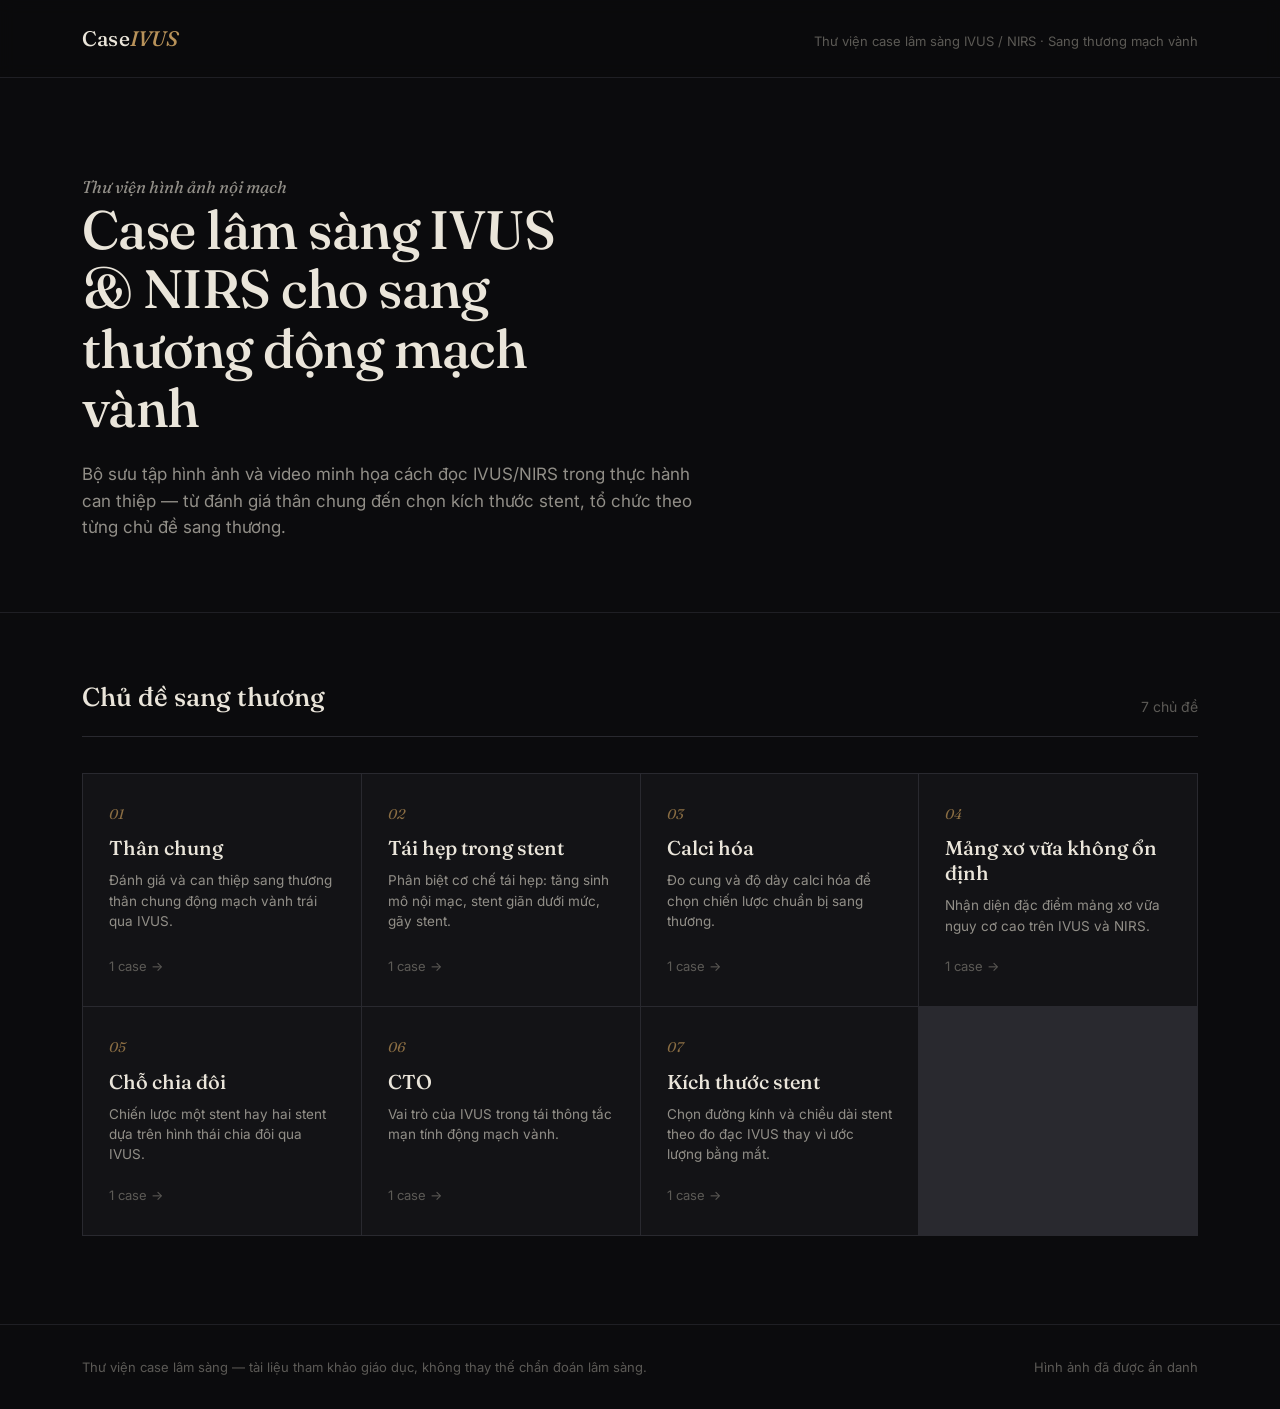
<file: index.html>
<!doctype html>
<html lang="vi">
<head>
<meta charset="UTF-8" />
<meta name="viewport" content="width=device-width, initial-scale=1" />
<title>Thư viện case lâm sàng — IVUS / NIRS sang thương mạch vành</title>
<meta name="description" content="Thư viện case lâm sàng IVUS/NIRS cho sang thương động mạch vành: thân chung, tái hẹp trong stent, calci hóa, mảng xơ vữa không ổn định, chỗ chia đôi, CTO, kích thước stent." />
<link rel="preconnect" href="https://fonts.googleapis.com">
<link rel="preconnect" href="https://fonts.gstatic.com" crossorigin>
<link href="https://fonts.googleapis.com/css2?family=Fraunces:opsz,wght@9..144,400;9..144,500;9..144,600&family=Inter:wght@400;500;600&display=swap" rel="stylesheet">
<link rel="stylesheet" href="assets/css/style.css" />
</head>
<body>

<header class="site-header">
  <div class="wrap">
    <a class="site-title" href="index.html">Case<span>IVUS</span></a>
    <span class="site-tagline">Thư viện case lâm sàng IVUS / NIRS · Sang thương mạch vành</span>
  </div>
</header>

<section class="hero">
  <div class="wrap">
    <p class="hero-kicker">Thư viện hình ảnh nội mạch</p>
    <h1>Case lâm sàng IVUS &amp; NIRS cho sang thương động mạch vành</h1>
    <p>Bộ sưu tập hình ảnh và video minh họa cách đọc IVUS/NIRS trong thực hành can thiệp — từ đánh giá thân chung đến chọn kích thước stent, tổ chức theo từng chủ đề sang thương.</p>
  </div>
</section>

<section class="topics">
  <div class="wrap">
    <div class="section-head">
      <h2>Chủ đề sang thương</h2>
      <span class="count">7 chủ đề</span>
    </div>
    <div id="topic-grid" class="topic-grid"></div>
  </div>
</section>

<footer class="site-footer">
  <div class="wrap">
    <span>Thư viện case lâm sàng — tài liệu tham khảo giáo dục, không thay thế chẩn đoán lâm sàng.</span>
    <span>Hình ảnh đã được ẩn danh</span>
  </div>
</footer>

<script src="assets/js/app.js"></script>
<script>
  renderTopicGrid("topic-grid");
</script>
</body>
</html>
</file>
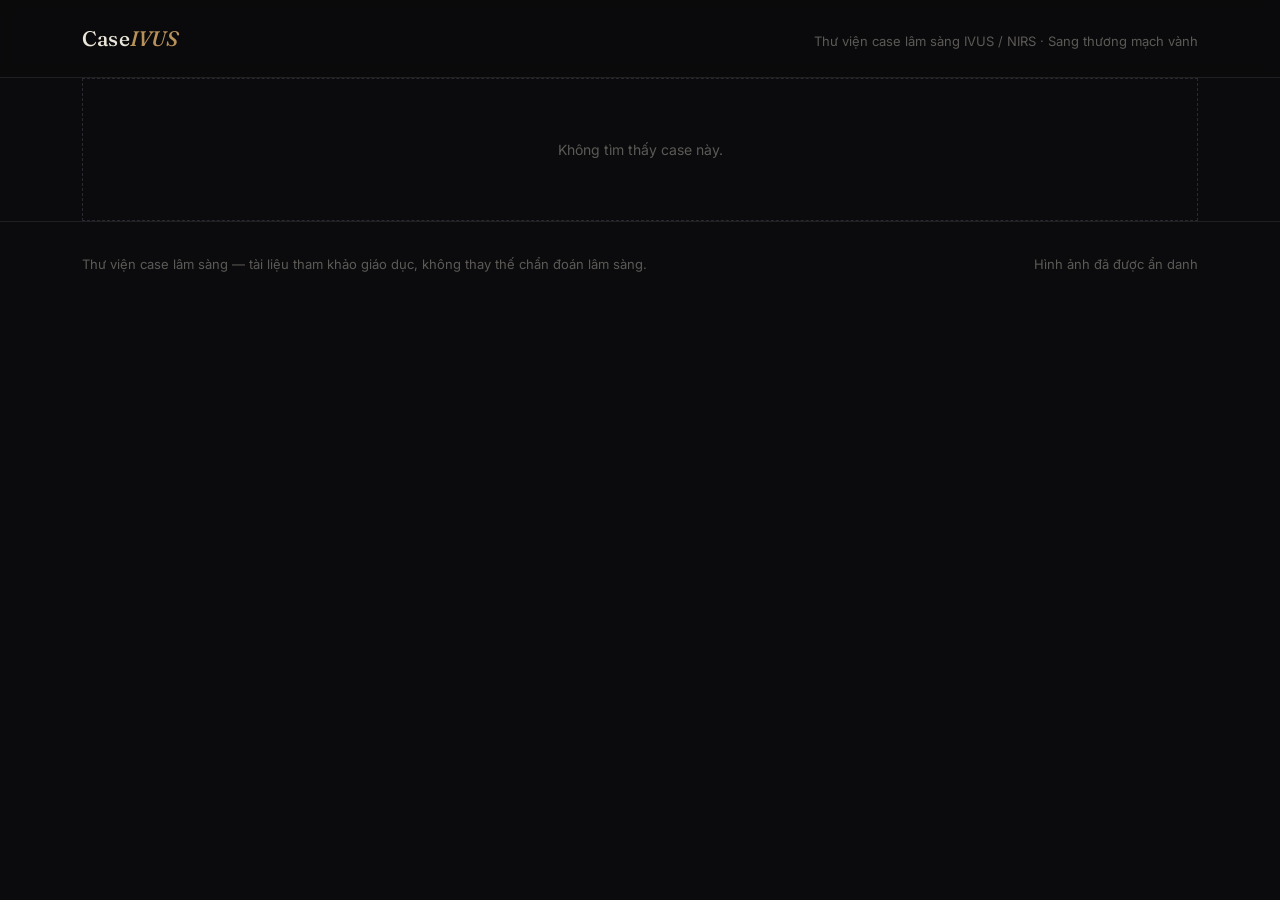
<file: case.html>
<!doctype html>
<html lang="vi">
<head>
<meta charset="UTF-8" />
<meta name="viewport" content="width=device-width, initial-scale=1" />
<title>Case — IVUS Case Library</title>
<link rel="preconnect" href="https://fonts.googleapis.com">
<link rel="preconnect" href="https://fonts.gstatic.com" crossorigin>
<link href="https://fonts.googleapis.com/css2?family=Fraunces:opsz,wght@9..144,400;9..144,500;9..144,600&family=Inter:wght@400;500;600&display=swap" rel="stylesheet">
<link rel="stylesheet" href="assets/css/style.css" />
</head>
<body>

<header class="site-header">
  <div class="wrap">
    <a class="site-title" href="index.html">Case<span>IVUS</span></a>
    <span class="site-tagline">Thư viện case lâm sàng IVUS / NIRS · Sang thương mạch vành</span>
  </div>
</header>

<div id="case-root">
  <section class="case-header">
    <div class="wrap">
      <p class="breadcrumb" id="breadcrumb"></p>
      <h1 id="case-title">Đang tải…</h1>
      <p id="case-summary" style="color:var(--text-muted);max-width:60ch;"></p>
      <div class="case-meta-row" id="case-meta"></div>
    </div>
  </section>

  <section class="case-body">
    <div class="wrap" style="display:grid;grid-template-columns:1fr;gap:48px;">
      <div style="display:grid;grid-template-columns:1fr;gap:48px;" class="case-body-inner">

        <div class="case-media">
          <h2>Hình ảnh IVUS / NIRS</h2>
          <div id="image-gallery" class="image-gallery"></div>
          <div id="video-wrap"></div>
        </div>

        <div class="case-notes">
          <h2>Nhận định</h2>
          <ul id="findings" class="findings"></ul>
          <p id="case-notes-text" style="margin-top:18px;"></p>
        </div>

      </div>
    </div>
  </section>
</div>

<footer class="site-footer">
  <div class="wrap">
    <span>Thư viện case lâm sàng — tài liệu tham khảo giáo dục, không thay thế chẩn đoán lâm sàng.</span>
    <span>Hình ảnh đã được ẩn danh</span>
  </div>
</footer>

<style>
  @media (min-width: 900px) {
    .case-body-inner { grid-template-columns: 1.4fr 1fr !important; align-items: start; }
  }
</style>

<script src="assets/js/app.js"></script>
<script>
  renderCasePage();
</script>
</body>
</html>
</file>
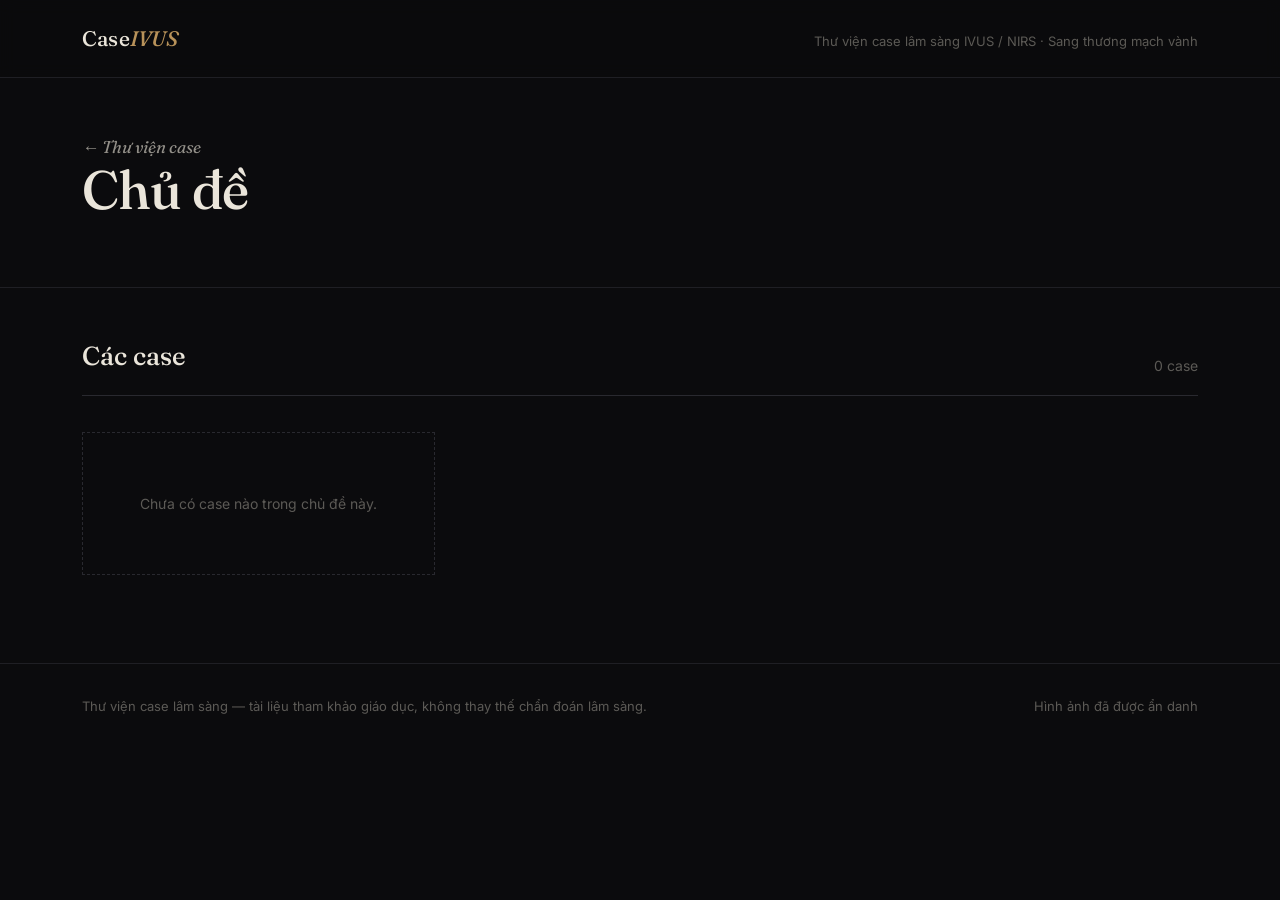
<file: topic.html>
<!doctype html>
<html lang="vi">
<head>
<meta charset="UTF-8" />
<meta name="viewport" content="width=device-width, initial-scale=1" />
<title>Chủ đề — IVUS Case Library</title>
<link rel="preconnect" href="https://fonts.googleapis.com">
<link rel="preconnect" href="https://fonts.gstatic.com" crossorigin>
<link href="https://fonts.googleapis.com/css2?family=Fraunces:opsz,wght@9..144,400;9..144,500;9..144,600&family=Inter:wght@400;500;600&display=swap" rel="stylesheet">
<link rel="stylesheet" href="assets/css/style.css" />
</head>
<body>

<header class="site-header">
  <div class="wrap">
    <a class="site-title" href="index.html">Case<span>IVUS</span></a>
    <span class="site-tagline">Thư viện case lâm sàng IVUS / NIRS · Sang thương mạch vành</span>
  </div>
</header>

<section class="hero" style="padding:56px 0 44px;">
  <div class="wrap">
    <p class="hero-kicker"><a href="index.html" style="color:inherit">← Thư viện case</a></p>
    <h1 id="topic-title" style="max-width:none;">Chủ đề</h1>
    <p id="topic-desc"></p>
  </div>
</section>

<section class="topics" style="padding-top:48px;">
  <div class="wrap">
    <div class="section-head">
      <h2>Các case</h2>
      <span class="count" id="topic-count"></span>
    </div>
    <div id="case-grid" class="case-grid"></div>
  </div>
</section>

<footer class="site-footer">
  <div class="wrap">
    <span>Thư viện case lâm sàng — tài liệu tham khảo giáo dục, không thay thế chẩn đoán lâm sàng.</span>
    <span>Hình ảnh đã được ẩn danh</span>
  </div>
</footer>

<script src="assets/js/app.js"></script>
<script>
  renderTopicPage();
</script>
</body>
</html>
</file>
<file: assets/css/style.css>
/* ============================================================
   IVUS/NIRS Case Library — design tokens
   Palette chosen for a clinical-editorial feel: warm near-black,
   a brass/bronze accent (instrument metal, not a generic neon),
   and a muted teal used only for topic tags.
   ============================================================ */

:root {
  --bg: #0b0b0d;
  --bg-elevated: #131316;
  --surface: #1a1a1f;
  --surface-hover: #202027;
  --line: #29292f;
  --line-soft: #1f1f24;

  --text: #eae5da;
  --text-muted: #928f88;
  --text-faint: #5c5a56;

  --accent: #b8925a;      /* brass */
  --accent-soft: #8a6d43;
  --clinical: #5c8b83;    /* muted teal, used sparingly for tags */

  --serif: "Fraunces", "Iowan Old Style", Georgia, serif;
  --sans: "Inter", -apple-system, BlinkMacSystemFont, "Segoe UI", sans-serif;

  --radius: 3px;
  --max-w: 1180px;
}

* { box-sizing: border-box; }

html { scroll-behavior: smooth; }

body {
  margin: 0;
  background: var(--bg);
  color: var(--text);
  font-family: var(--sans);
  font-size: 16px;
  line-height: 1.55;
  -webkit-font-smoothing: antialiased;
}

a { color: inherit; text-decoration: none; }

img { max-width: 100%; display: block; }

.wrap {
  max-width: var(--max-w);
  margin: 0 auto;
  padding: 0 32px;
}

/* ---------- header ---------- */

.site-header {
  border-bottom: 1px solid var(--line-soft);
  padding: 22px 0;
  position: sticky;
  top: 0;
  background: rgba(11, 11, 13, 0.92);
  backdrop-filter: blur(8px);
  z-index: 20;
}

.site-header .wrap {
  display: flex;
  align-items: baseline;
  justify-content: space-between;
  gap: 24px;
}

.site-title {
  font-family: var(--serif);
  font-size: 21px;
  font-weight: 500;
  letter-spacing: 0.01em;
  color: var(--text);
}

.site-title span {
  color: var(--accent);
  font-style: italic;
}

.site-tagline {
  font-size: 13px;
  color: var(--text-faint);
  display: none;
}

@media (min-width: 720px) {
  .site-tagline { display: block; }
}

/* ---------- hero ---------- */

.hero {
  padding: 96px 0 72px;
  border-bottom: 1px solid var(--line-soft);
}

.hero-kicker {
  font-family: var(--serif);
  font-style: italic;
  color: var(--accent);
  font-size: 17px;
  margin: 0 0 18px;
}

.hero h1 {
  font-family: var(--serif);
  font-weight: 500;
  font-size: clamp(34px, 5vw, 54px);
  line-height: 1.1;
  max-width: 15ch;
  margin: 0 0 24px;
  letter-spacing: -0.01em;
}

.hero p {
  max-width: 56ch;
  color: var(--text-muted);
  font-size: 17px;
  margin: 0;
}

/* ---------- topic grid ---------- */

.topics {
  padding: 64px 0 88px;
}

.section-head {
  display: flex;
  align-items: flex-end;
  justify-content: space-between;
  border-bottom: 1px solid var(--line);
  padding-bottom: 18px;
  margin-bottom: 36px;
}

.section-head h2 {
  font-family: var(--serif);
  font-weight: 500;
  font-size: 26px;
  margin: 0;
}

.section-head .count {
  color: var(--text-faint);
  font-size: 14px;
}

.topic-grid {
  display: grid;
  grid-template-columns: repeat(auto-fill, minmax(260px, 1fr));
  gap: 1px;
  background: var(--line);
  border: 1px solid var(--line);
}

.topic-card {
  background: var(--bg-elevated);
  padding: 30px 26px;
  transition: background 0.15s ease;
  display: flex;
  flex-direction: column;
  gap: 10px;
  min-height: 168px;
}

.topic-card:hover { background: var(--surface); }

.topic-card .n {
  font-family: var(--serif);
  font-style: italic;
  color: var(--accent-soft);
  font-size: 14px;
}

.topic-card h3 {
  font-family: var(--serif);
  font-weight: 500;
  font-size: 20px;
  margin: 0;
  line-height: 1.25;
}

.topic-card p {
  color: var(--text-muted);
  font-size: 13.5px;
  margin: 0;
  line-height: 1.5;
}

.topic-card .go {
  margin-top: auto;
  font-size: 13px;
  color: var(--text-faint);
  padding-top: 10px;
}

/* ---------- case grid ---------- */

.case-grid {
  display: grid;
  grid-template-columns: repeat(auto-fill, minmax(280px, 1fr));
  gap: 28px;
}

.case-card {
  border: 1px solid var(--line);
  background: var(--bg-elevated);
  overflow: hidden;
  transition: border-color 0.15s ease;
}

.case-card:hover { border-color: var(--accent-soft); }

.case-card .thumb {
  aspect-ratio: 4 / 3;
  background: var(--surface) center / cover no-repeat;
  border-bottom: 1px solid var(--line);
}

.case-card .body { padding: 18px 20px 22px; }

.case-tag {
  display: inline-block;
  font-size: 12px;
  color: var(--clinical);
  border: 1px solid rgba(92, 139, 131, 0.35);
  padding: 3px 9px;
  border-radius: var(--radius);
  margin-bottom: 12px;
}

.case-card h3 {
  font-family: var(--serif);
  font-weight: 500;
  font-size: 18px;
  margin: 0 0 8px;
  line-height: 1.3;
}

.case-card .meta {
  color: var(--text-faint);
  font-size: 13px;
}

/* ---------- case detail ---------- */

.case-header {
  padding: 56px 0 36px;
  border-bottom: 1px solid var(--line-soft);
}

.breadcrumb {
  font-size: 13px;
  color: var(--text-faint);
  margin-bottom: 22px;
}

.breadcrumb a { color: var(--text-muted); }
.breadcrumb a:hover { color: var(--accent); }

.case-header h1 {
  font-family: var(--serif);
  font-weight: 500;
  font-size: clamp(28px, 4vw, 40px);
  margin: 0 0 16px;
  max-width: 24ch;
}

.case-meta-row {
  display: flex;
  flex-wrap: wrap;
  gap: 10px 28px;
  color: var(--text-muted);
  font-size: 14px;
  margin-top: 20px;
}

.case-meta-row div span {
  display: block;
  color: var(--text-faint);
  font-size: 12px;
  margin-bottom: 3px;
}

.case-body {
  padding: 56px 0 100px;
  display: grid;
  grid-template-columns: minmax(0, 1fr);
  gap: 48px;
}

@media (min-width: 900px) {
  .case-body { grid-template-columns: 1.4fr 1fr; }
}

.case-media h2,
.case-notes h2 {
  font-family: var(--serif);
  font-weight: 500;
  font-size: 19px;
  margin: 0 0 18px;
  padding-bottom: 12px;
  border-bottom: 1px solid var(--line);
}

.image-gallery {
  display: grid;
  grid-template-columns: repeat(auto-fill, minmax(220px, 1fr));
  gap: 14px;
  margin-bottom: 40px;
}

.image-gallery img,
.image-gallery .ph {
  width: 100%;
  aspect-ratio: 4 / 3;
  object-fit: cover;
  background: var(--surface);
  border: 1px solid var(--line);
}

.video-embed {
  position: relative;
  padding-top: 56.25%;
  border: 1px solid var(--line);
  background: var(--surface);
  margin-bottom: 8px;
}

.video-embed iframe {
  position: absolute;
  inset: 0;
  width: 100%;
  height: 100%;
  border: 0;
}

.case-notes p {
  color: var(--text-muted);
  margin: 0 0 16px;
}

.case-notes .findings {
  list-style: none;
  margin: 0;
  padding: 0;
}

.case-notes .findings li {
  padding: 12px 0;
  border-bottom: 1px solid var(--line-soft);
  font-size: 14.5px;
  color: var(--text-muted);
}

.case-notes .findings li strong {
  color: var(--text);
  font-weight: 500;
  display: block;
  font-size: 13px;
  color: var(--accent);
  margin-bottom: 3px;
}

/* ---------- footer ---------- */

.site-footer {
  border-top: 1px solid var(--line-soft);
  padding: 32px 0;
  color: var(--text-faint);
  font-size: 13px;
}

.site-footer .wrap {
  display: flex;
  justify-content: space-between;
  flex-wrap: wrap;
  gap: 10px;
}

/* ---------- empty state ---------- */

.empty {
  padding: 60px 0;
  color: var(--text-faint);
  border: 1px dashed var(--line);
  text-align: center;
  font-size: 14px;
}

/* ---------- focus & motion ---------- */

a:focus-visible, button:focus-visible {
  outline: 2px solid var(--accent);
  outline-offset: 2px;
}

@media (prefers-reduced-motion: reduce) {
  * { transition: none !important; scroll-behavior: auto !important; }
}
</file>
